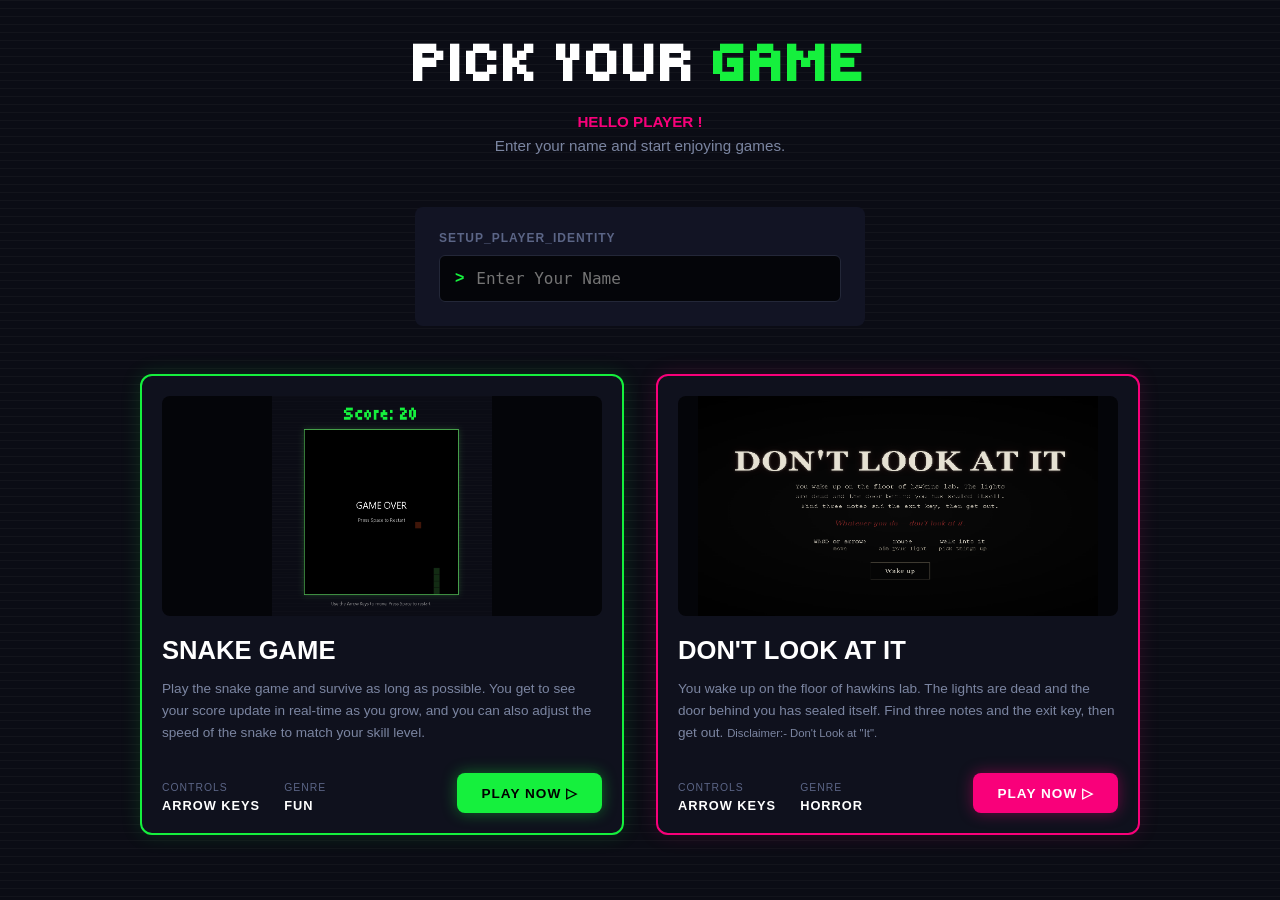
<file: index.html>
<!DOCTYPE html>
<html lang="en">
<head>
    <meta charset="UTF-8">
    <meta name="viewport" content="width=device-width, initial-scale=1.0">
    <link rel="stylesheet" href="home_page/style.css">
    <link rel="preconnect" href="https://fonts.googleapis.com">
    <link rel="preconnect" href="https://fonts.gstatic.com" crossorigin>
    <link href="https://fonts.googleapis.com/css2?family=Tiny5&display=swap" rel="stylesheet">
    <title>Animation Website</title>
    <link rel="icon" href="https://cdn-icons-png.flaticon.com/512/13/13973.png">
</head>
<body>
    <div class="dashboard">
    <header>
      <h1>PICK YOUR <span class="text-green">GAME</span></h1>
      <p><span class="hello_player"><b>HELLO PLAYER !</b></span><br> Enter your name and start enjoying games.</p>
    </header>
   <div class="player-setup">
      <label>SETUP_PLAYER_IDENTITY</label>
      <div class="terminal-input">
        <span class="arrow">></span>
        <input type="text" id="playerName" placeholder="Enter Your Name" spellcheck="false">
      </div>
    </div>
  <div class="cards-container">
    <div class="card card-green">
        <div class="card-image">
            <img src="home_page/assets/snake-game.png" height="220" width="220" alt="snake-game">
        </div>
        <div class="card-content">
          <h2>SNAKE GAME</h2>
          <p>Play the snake game and survive as long as possible. You get to see your score update in real-time as you grow, and you can also adjust the speed of the snake to match your skill level.</p>
          <div class="card-footer">
            <div class="stats">
              <small>CONTROLS<br><b>ARROW KEYS</b></small>
              <small>GENRE<br><b>FUN</b></small>
            </div>
            <button class="btn btn-green" onclick="startGame('Snake Game')">PLAY NOW ▷</button>
          </div>
        </div>
      </div>
    <div class="card card-pink">
        <div class="card-image">
            <img src="home_page/assets/dont-look.png" height="220" width="400" alt="don't-look-at-it-game">
        </div>
        <div class="card-content">
          <h2>DON'T LOOK AT IT</h2>
          <p>You wake up on the floor of hawkins lab. The lights are dead and the door
      behind you has sealed itself. Find three notes and the exit key, then get out. <small>Disclaimer:- Don't Look at "It".</small></p>
          <div class="card-footer">
            <div class="stats">
              <small>CONTROLS<br><b>ARROW KEYS</b></small>
              <small>GENRE<br><b>HORROR</b></small>
            </div>
            <button class="btn btn-pink" onclick="startGame('Dont Look')">PLAY NOW ▷</button>
          </div>
        </div>
      </div>
   </div>
  </div>
  <script src="home_page/script.js"></script>
</body>
</html>
</file>
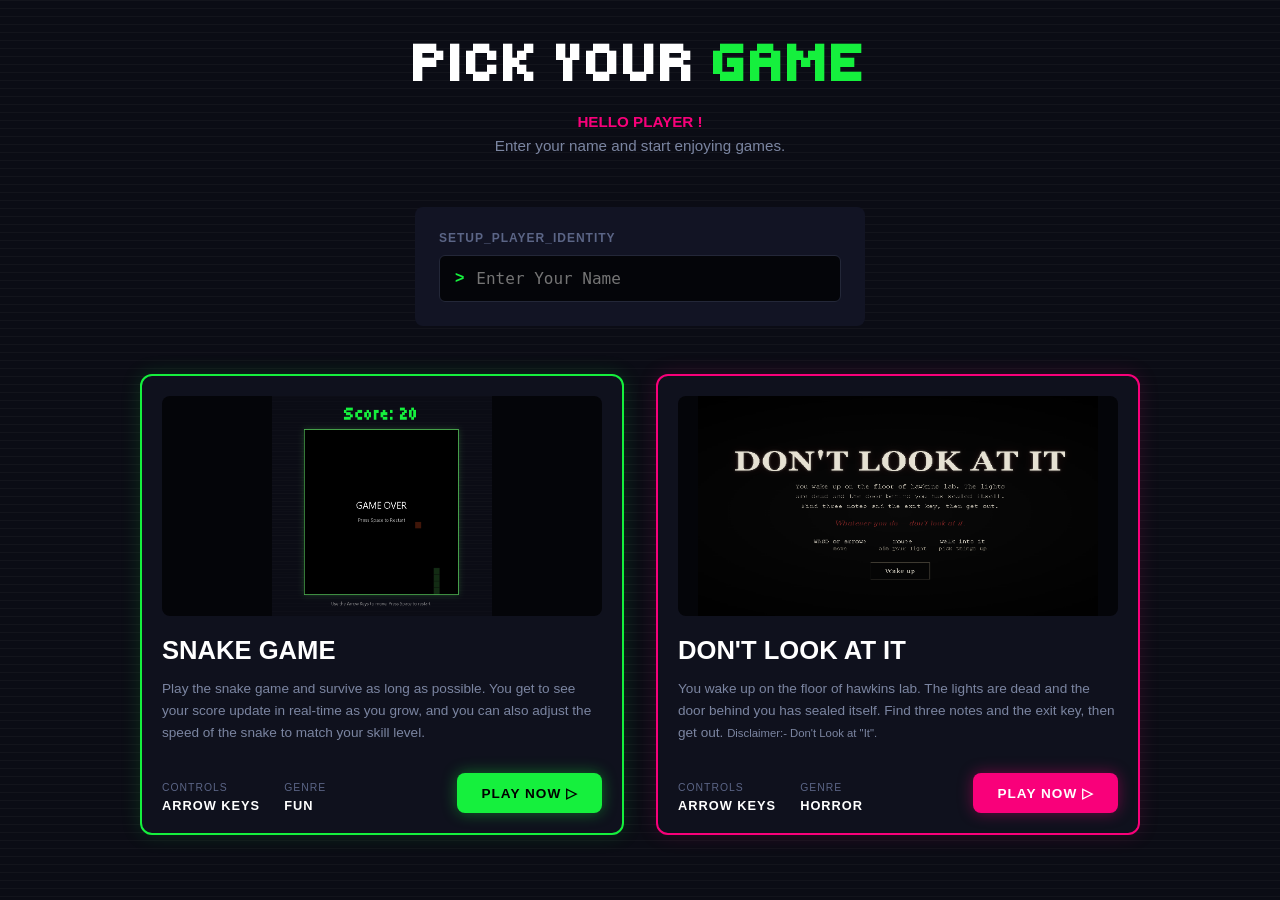
<file: home_page/index.html>
<!DOCTYPE html>
<html lang="en">
<head>
    <meta charset="UTF-8">
    <meta name="viewport" content="width=device-width, initial-scale=1.0">
    <link rel="stylesheet" href="style.css">
    <link rel="preconnect" href="https://fonts.googleapis.com">
    <link rel="preconnect" href="https://fonts.gstatic.com" crossorigin>
    <link href="https://fonts.googleapis.com/css2?family=Tiny5&display=swap" rel="stylesheet">
    <title>Animation Website</title>
    <link rel="icon" href="https://cdn-icons-png.flaticon.com/512/13/13973.png">
</head>
<body>
    <div class="dashboard">
    <header>
      <h1>PICK YOUR <span class="text-green">GAME</span></h1>
      <p><span class="hello_player"><b>HELLO PLAYER !</b></span><br> Enter your name and start enjoying games.</p>
    </header>
   <div class="player-setup">
      <label>SETUP_PLAYER_IDENTITY</label>
      <div class="terminal-input">
        <span class="arrow">></span>
        <input type="text" id="playerName" placeholder="Enter Your Name" spellcheck="false">
      </div>
    </div>
  <div class="cards-container">
    <div class="card card-green">
        <div class="card-image">
            <img src="assets/snake-game.png" height="220" width="220" alt="snake-game">
        </div>
        <div class="card-content">
          <h2>SNAKE GAME</h2>
          <p>Play the snake game and survive as long as possible. You get to see your score update in real-time as you grow, and you can also adjust the speed of the snake to match your skill level.</p>
          <div class="card-footer">
            <div class="stats">
              <small>CONTROLS<br><b>ARROW KEYS</b></small>
              <small>GENRE<br><b>FUN</b></small>
            </div>
            <button class="btn btn-green" onclick="startGame('Snake Game')">PLAY NOW ▷</button>
          </div>
        </div>
      </div>
    <div class="card card-pink">
        <div class="card-image">
            <img src="assets/dont-look.png" height="220" width="400" alt="don't-look-at-it-game">
        </div>
        <div class="card-content">
          <h2>DON'T LOOK AT IT</h2>
          <p>You wake up on the floor of hawkins lab. The lights are dead and the door
      behind you has sealed itself. Find three notes and the exit key, then get out. <small>Disclaimer:- Don't Look at "It".</small></p>
          <div class="card-footer">
            <div class="stats">
              <small>CONTROLS<br><b>ARROW KEYS</b></small>
              <small>GENRE<br><b>HORROR</b></small>
            </div>
            <button class="btn btn-pink" onclick="startGame('Dont Look')">PLAY NOW ▷</button>
          </div>
        </div>
      </div>
   </div>
  </div>
  <script src="script.js"></script>
</body>
</html>
</file>
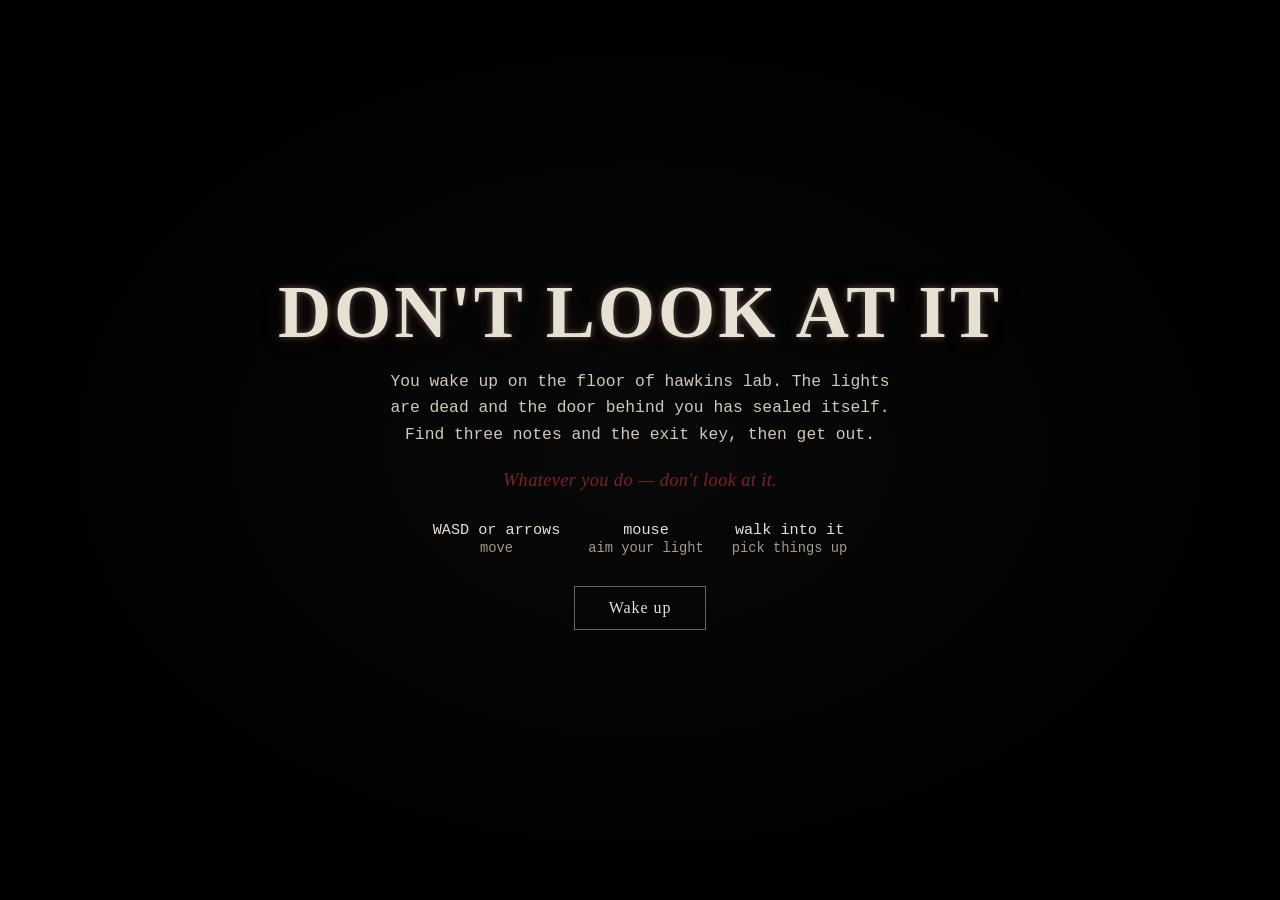
<file: dont_look.html>
<!DOCTYPE html>
<html lang="en">
<head>
    <meta charset="UTF-8">
    <meta name="viewport" content="width=device-width, initial-scale=1.0">
    <link rel="stylesheet" href="dont_look.css">
    <title>Don't Look At It</title>
    <link rel="icon" href="https://cdn-icons-png.flaticon.com/512/13/13973.png">
</head>
<body>
    <canvas id="game"></canvas>
  <div id="hud" class="hidden">
    <div class="item-line"><span id="dotA" class="dot"></span> Note I</div>
    <div class="item-line"><span id="dotB" class="dot"></span> Note II</div>
    <div class="item-line"><span id="dotC" class="dot"></span> Note III</div>
    <div class="item-line"><span id="dotKey" class="dot"></span> Key</div>
  </div>
 
  <div id="dangerWrap"><div id="dangerBar"></div></div>
  <div id="toasts"></div>
  <div id="mute" class="hidden">sound: on</div>
 
  <div id="startScreen" class="overlay">
    <h1 class="title">DON'T LOOK AT IT</h1>
    <p class="lede">You wake up on the floor of hawkins lab. The lights are dead and the door
      behind you has sealed itself. Find three notes and the exit key, then get out.</p>
    <p class="rule">Whatever you do — don't look at it.</p>
    <div class="controls">
      <div><span>WASD or arrows</span>move</div>
      <div><span>mouse</span>aim your light</div>
      <div><span>walk into it</span>pick things up</div>
    </div>
    <button class="go" id="startBtn">Wake up</button>
  </div>
 
  <div id="endScreen" class="overlay hidden">
    <h1 class="title" id="endTitle">You looked.</h1>
    <p class="lede" id="endLede">It saw you seeing it.</p>
    <button class="go" id="restartBtn">Try again</button>
  </div>
 
  <div id="noteModal" class="hidden">
    <div class="paper">
      <p id="noteText"></p>
      <button id="noteContinue">Continue</button>
    </div>
  </div>
  <div id="flash"></div>
  <script src="dont_look.js"></script>
</body>
</html>
</file>
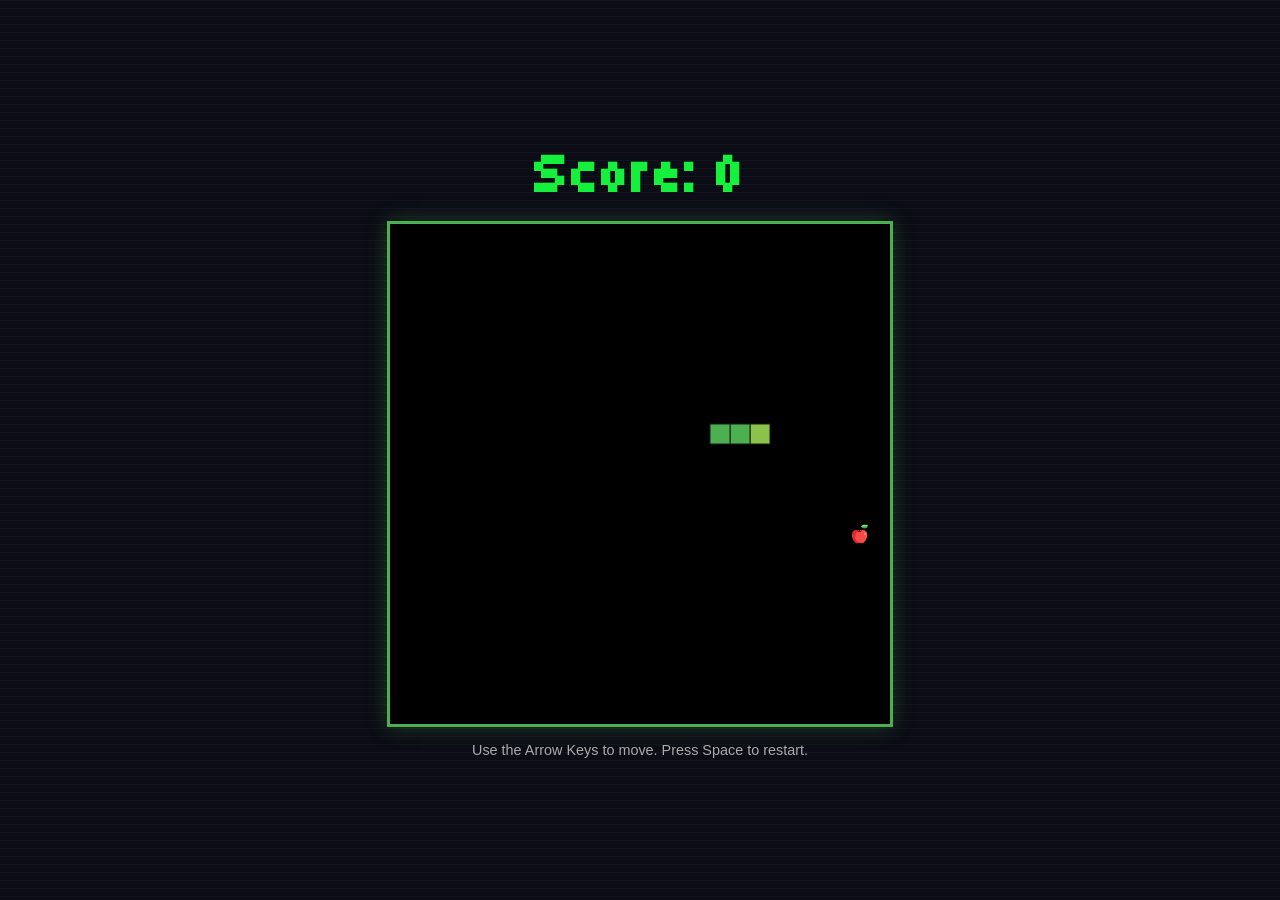
<file: snake_game.html>
<!DOCTYPE html>
<html lang="en">
<head>
    <meta charset="UTF-8">
    <meta name="viewport" content="width=device-width, initial-scale=1.0">
    <link rel="preconnect" href="https://fonts.googleapis.com">
    <link rel="preconnect" href="https://fonts.gstatic.com" crossorigin>
    <link href="https://fonts.googleapis.com/css2?family=Tiny5&display=swap" rel="stylesheet">
    <link rel="stylesheet" href="style_snake_game.css">
    <link rel="icon" href="https://cdn-icons-png.flaticon.com/512/13/13973.png">
    <title>Snake Game</title>
</head>
<body>
  <div class="score-board">Score: <span id="score">0</span></div>
  <canvas id="gameCanvas" width="500" height="500"></canvas>
  <div class="instructions">Use the Arrow Keys to move. Press Space to restart.</div>
  <script src="script_snake_game.js"></script>
</body>
</html>
</file>
<file: home_page/style.css>
* {
      box-sizing: border-box;
    }
    body {
      background-color: #0b0c15; 
      color: #ffffff;
      font-family: 'Segoe UI', Tahoma, Geneva, Verdana, sans-serif;
      margin: 0;
      padding: 2rem;
      display: flex;
      justify-content: center;
      background-image: linear-gradient(rgba(255, 255, 255, 0.03) 1px, transparent 1px);
      background-size: 100% 8px;
    }
    .hello_player{
        color: #f9007a;
    }
    .dashboard {
      max-width: 1000px;
      width: 100%;
    }
    header {
      text-align: center;
      margin-bottom: 3rem;
    }
    h1 {
      font-family: 'Tiny5', sans-serif; 
      font-size: 3.5rem;
      font-weight: 900;
      margin: 0 0 15px 0;
      letter-spacing: 2px;
}
    .text-green { color: #15f03d; }
    .text-pink { color: #f9007a; }
    header p {
      color: #7b85a1;
      max-width: 650px;
      margin: 0 auto;
      line-height: 1.6;
      font-size: 0.95rem;
    }
    .player-setup {
      background: #121424;
      border-radius: 8px;
      padding: 1.5rem;
      max-width: 450px;
      margin: 0 auto 3rem auto;
    }
    .player-setup label {
      font-size: 0.75rem;
      color: #5b6586;
      letter-spacing: 1px;
      display: block;
      margin-bottom: 10px;
      font-weight: bold;
    }
    .terminal-input {
      background: #040509;
      border: 1px solid #232738;
      border-radius: 6px;
      padding: 12px 15px;
      display: flex;
      align-items: center;
      gap: 10px;
    }
    .terminal-input .arrow {
      color: #15f03d;
      font-weight: bold;
    }
    .terminal-input input {
      background: transparent;
      border: none;
      color: #fff;
      font-family: monospace;
      font-size: 1rem;
      width: 100%;
      outline: none;
    }
    .terminal-input .cursor {
      display: inline-block;
      width: 8px;
      height: 18px;
      background-color: #15f03d;
      animation: blink 1s step-end infinite;
    }
    .helper-text {
      font-size: 0.75rem;
      color: #3b425b;
      margin-top: 12px;
      text-align: center;
    }
    .cards-container {
      display: flex;
      gap: 2rem;
      flex-wrap: wrap;
    }
    .card {
      flex: 1;
      min-width: 320px;
      background: #0f111d;
      border-radius: 12px;
      padding: 20px;
      border: 2px solid transparent;
    }
    .card-green {
      border-color: #15f03d;
      box-shadow: 0 0 20px rgba(21, 240, 61, 0.15);
    }
    .card-pink {
      border-color: #f9007a;
      box-shadow: 0 0 20px rgba(249, 0, 122, 0.15);
    }
    .card-image {
      height: 220px;
      background-color: #040509;
      border-radius: 8px;
      position: relative;
      margin-bottom: 20px;     
      background-size: 25px 25px;
      display: flex;
      align-items: center;
      justify-content: center;
      color: #3b425b;
      font-style: italic;
    }
    .tag {
      position: absolute;
      top: 15px;
      left: 15px;
      padding: 4px 10px;
      font-size: 0.7rem;
      font-weight: 800;
      border-radius: 4px;
      letter-spacing: 0.5px;
    }
    .tag-green { background: #15f03d; color: #000; }
    .tag-pink { background: #f9007a; color: #fff; }
    .card-content h2 { 
      margin: 0 0 10px 0; 
      font-size: 1.6rem; 
      font-weight: 800; 
      text-transform: uppercase;
    }
    .card-content p {
      color: #7b85a1;
      font-size: 0.85rem;
      line-height: 1.6;
      margin-bottom: 30px;
      min-height: 60px;
    }
    .card-footer {
      display: flex;
      justify-content: space-between;
      align-items: flex-end;
    }
    .stats { 
      display: flex; 
      gap: 1.5rem; 
    }
    .stats small { 
      color: #5b6586; 
      font-size: 0.65rem; 
      letter-spacing: 1px;
    }
    .stats b { 
      display: block; 
      font-size: 0.8rem; 
      color: #fff; 
      margin-top: 5px;
    }
    .stats b.text-green { color: #15f03d; }
    .stats b.text-pink { color: #f9007a; }
    .btn {
      border: none;
      padding: 12px 24px;
      border-radius: 8px;
      font-weight: 800;
      cursor: pointer;
      font-size: 0.85rem;
      letter-spacing: 1px;
      display: flex;
      align-items: center;
      gap: 5px;
      transition: transform 0.2s ease;
    }
    .btn:hover {
      transform: scale(1.05);
    }
    .btn-green {
      background: #15f03d;
      color: #000;
      box-shadow: 0 0 15px rgba(21, 240, 61, 0.4);
    }
    .btn-pink {
      background: #f9007a;
      color: #fff;
      box-shadow: 0 0 15px rgba(249, 0, 122, 0.4);
    }
</file>
<file: dont_look.css>
:root{
    --bone:#e6e1d3;
    --rot-red:#7a2323;
    --sick-green:#c9d97a;
    --cold-cyan:#6fd6c9;
    --ink:#050506;
  }
  *{ box-sizing:border-box; }
  html,body{
    margin:0; padding:0; width:100%; height:100%;
    background:#000; overflow:hidden;
    font-family:'Courier New', Courier, monospace;
    color:var(--bone);
    -webkit-user-select:none; user-select:none;
  }
  #game{ display:block; width:100vw; height:100vh; background:#000; cursor:none; }
 
  .overlay{
    position:fixed; inset:0; display:flex; align-items:center; justify-content:center;
    flex-direction:column; text-align:center; padding:24px;
    background:radial-gradient(ellipse at center, rgba(10,10,10,0.88) 0%, rgba(0,0,0,0.97) 75%);
    z-index:20;
  }
  .hidden{ display:none !important; }
 
  .title{
    font-family:Georgia, 'Times New Roman', serif;
    font-weight:700;
    font-size:clamp(2.2rem, 7vw, 4.6rem);
    letter-spacing:0.04em;
    color:var(--bone);
    text-shadow:0 0 6px rgba(230,225,211,0.35), 0 0 22px rgba(122,35,35,0.25);
    margin:0 0 14px 0;
  }
  .lede{
    max-width:520px; font-size:1.02rem; line-height:1.6; color:#cfc9bb;
    margin:0 0 22px 0;
  }
  .rule{
    font-family:Georgia, serif; font-style:italic;
    font-size:1.15rem; color:var(--rot-red); margin:0 0 30px 0;
    letter-spacing:0.02em;
  }
  .controls{
    display:flex; gap:28px; flex-wrap:wrap; justify-content:center;
    margin-bottom:30px; font-size:0.86rem; color:#a39c8c;
  }
  .controls div span{ display:block; color:var(--bone); font-size:0.95rem; margin-bottom:2px; }
 
  button.go{
    background:transparent; border:1px solid #6b6455; color:var(--bone);
    font-family:Georgia, serif; font-size:1rem; letter-spacing:0.06em;
    padding:12px 34px; cursor:pointer;
  }
  button.go:hover{ background:var(--bone); color:#0a0a0a; border-color:var(--bone); }
 
  #hud{
    position:fixed; top:16px; left:16px; z-index:10; font-size:0.85rem;
    color:#cfc9bb; line-height:1.7; text-shadow:0 0 4px rgba(0,0,0,0.9);
    pointer-events:none;
  }
  #hud .item-line{ display:flex; align-items:center; gap:8px; }
  #hud .dot{ width:8px; height:8px; border-radius:50%; background:#4a463d; display:inline-block; }
  #hud .dot.on{ background:var(--sick-green); box-shadow:0 0 6px var(--sick-green); }
  #hud .dot.key-on{ background:var(--cold-cyan); box-shadow:0 0 6px var(--cold-cyan); }
 
  #dangerWrap{
    position:fixed; top:16px; left:50%; transform:translateX(-50%);
    width:220px; height:6px; background:rgba(255,255,255,0.08); z-index:10;
    opacity:0;
  }
  #dangerBar{ height:100%; width:0%; background:var(--rot-red); box-shadow:0 0 10px var(--rot-red); }
 
  #toasts{
    position:fixed; bottom:36px; left:50%; transform:translateX(-50%);
    z-index:10; display:flex; flex-direction:column; gap:6px; align-items:center;
    pointer-events:none;
  }
  .toast{
    background:rgba(8,8,8,0.72); border:1px solid #3c382f; padding:8px 16px;
    font-size:0.88rem; color:#d9d3c4; opacity:1;
    text-align:center;
  }
 
  #noteModal{
    position:fixed; inset:0; z-index:30; display:flex; align-items:center; justify-content:center;
    background:rgba(0,0,0,0.82);
  }
  .paper{
    background:#cfc7ad; color:#241f16; max-width:480px; width:88%;
    padding:34px 30px; box-shadow:0 0 0 1px #8f8768, 0 20px 60px rgba(0,0,0,0.8);
    position:relative; transform:rotate(-0.4deg);
  }
  .paper::before{
    content:''; position:absolute; inset:8px; border:1px solid rgba(36,31,22,0.25);
    pointer-events:none;
  }
  .paper p{ font-size:1.02rem; line-height:1.7; margin:0 0 20px 0; }
  .paper button{
    background:transparent; border:1px solid #4a4230; color:#241f16;
    font-family:'Courier New', monospace; padding:8px 22px; cursor:pointer; font-size:0.85rem;
    letter-spacing:0.04em;
  }
  .paper button:hover{ background:#241f16; color:#cfc7ad; }
 
  #flash{
    position:fixed; inset:0; z-index:40; background:#fff; opacity:0; pointer-events:none;
  }
 
  #mute{
    position:fixed; bottom:16px; right:16px; z-index:10; font-size:0.75rem; color:#7a7568;
    border:1px solid #3c382f; padding:6px 12px; cursor:pointer; background:rgba(0,0,0,0.4);
  }
</file>
<file: style_snake_game.css>
body {
      background-color: #0b0c15; 
      color: #ffffff;
      font-family: 'Segoe UI', Tahoma, Geneva, Verdana, sans-serif;
      display: flex;
      flex-direction: column;
      align-items: center;
      justify-content: center;
      min-height: 100vh;
      margin: 0;
      background-image: linear-gradient(rgba(255, 255, 255, 0.03) 1px, transparent 1px);
      background-size: 100% 8px;
    }
h1 {
      margin-bottom: 10px;
    }
.score-board {
      font-family: 'Tiny5', sans-serif; 
      font-size: 3.5rem;
      font-weight: 900;
      margin: 0 0 15px 0;
      letter-spacing: 2px;
      color: #15f03d;
    }
#gameCanvas {
      border: 3px solid #4CAF50;
      background-color: #000000;
      box-shadow: 0 0 20px rgba(76, 175, 80, 0.3);
    }
.instructions {
      margin-top: 15px;
      color: #aaaaaa;
      font-size: 0.9rem;
    }
</file>
